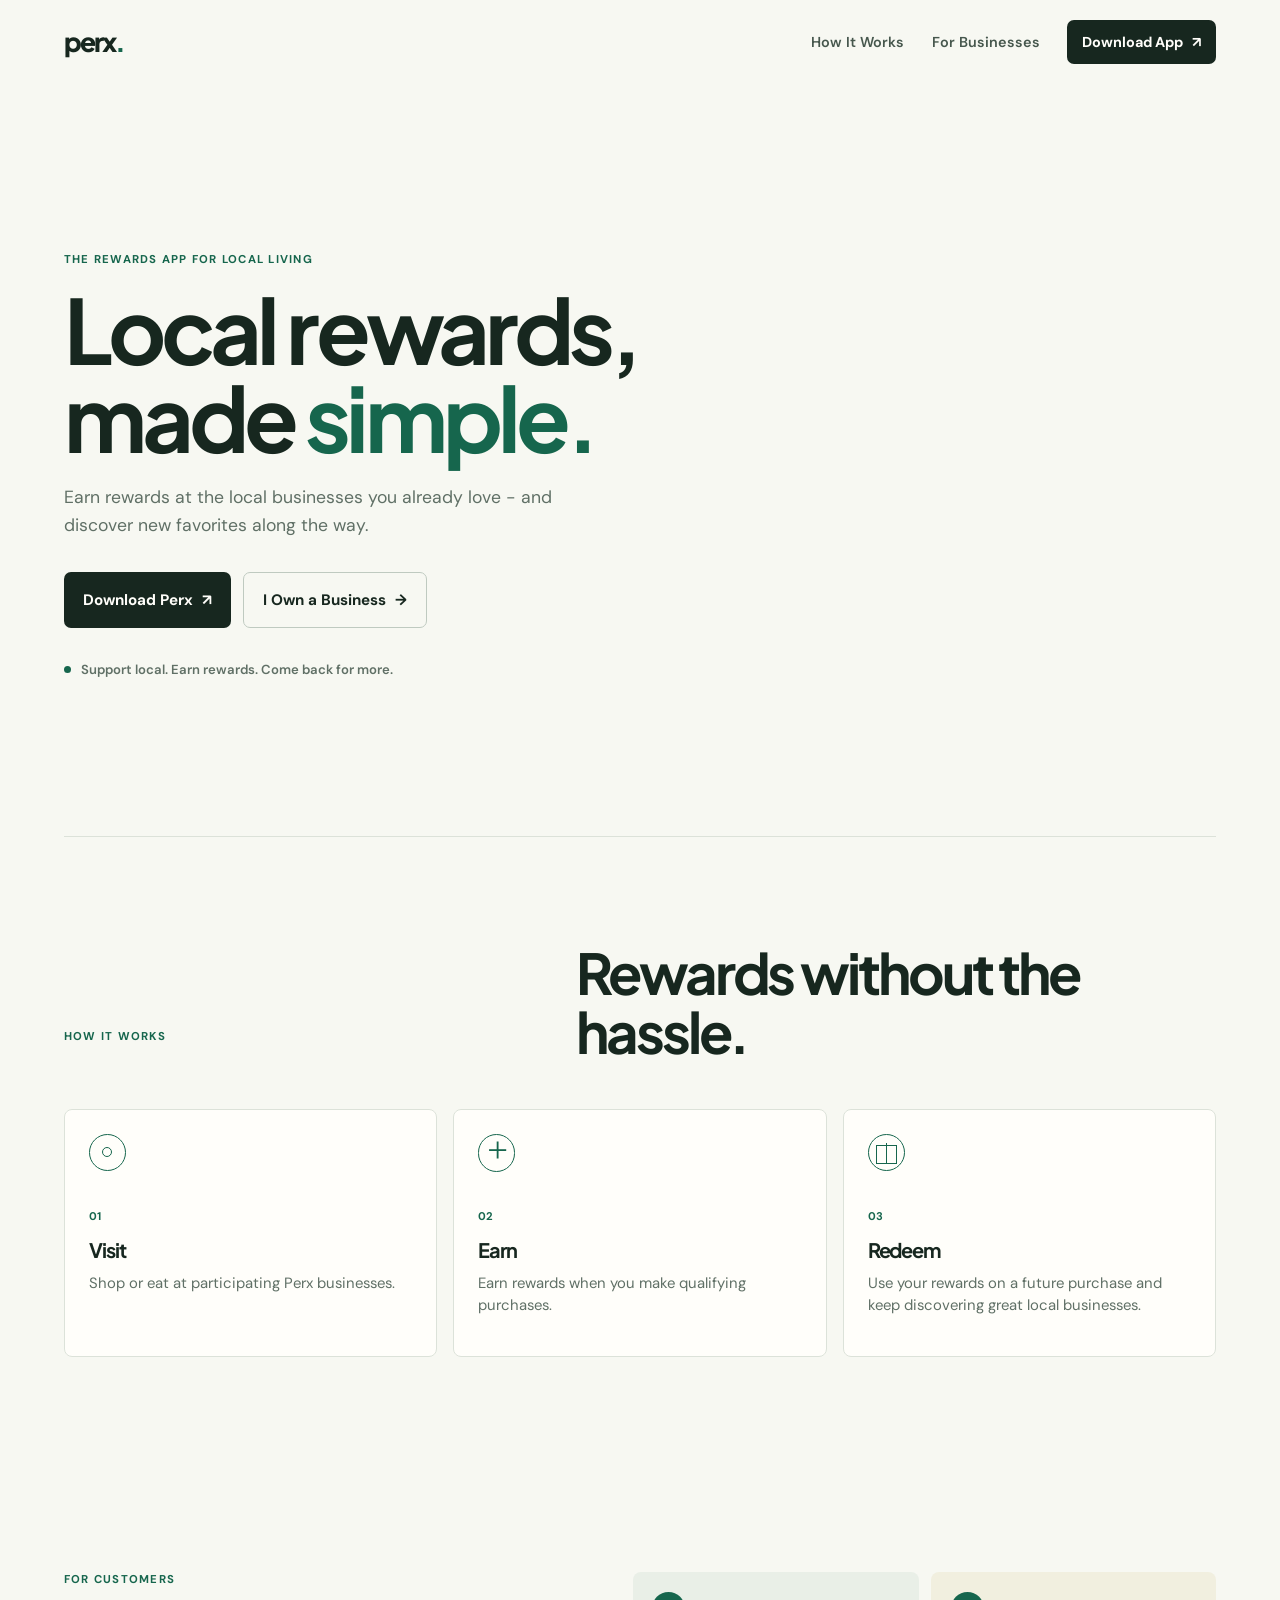
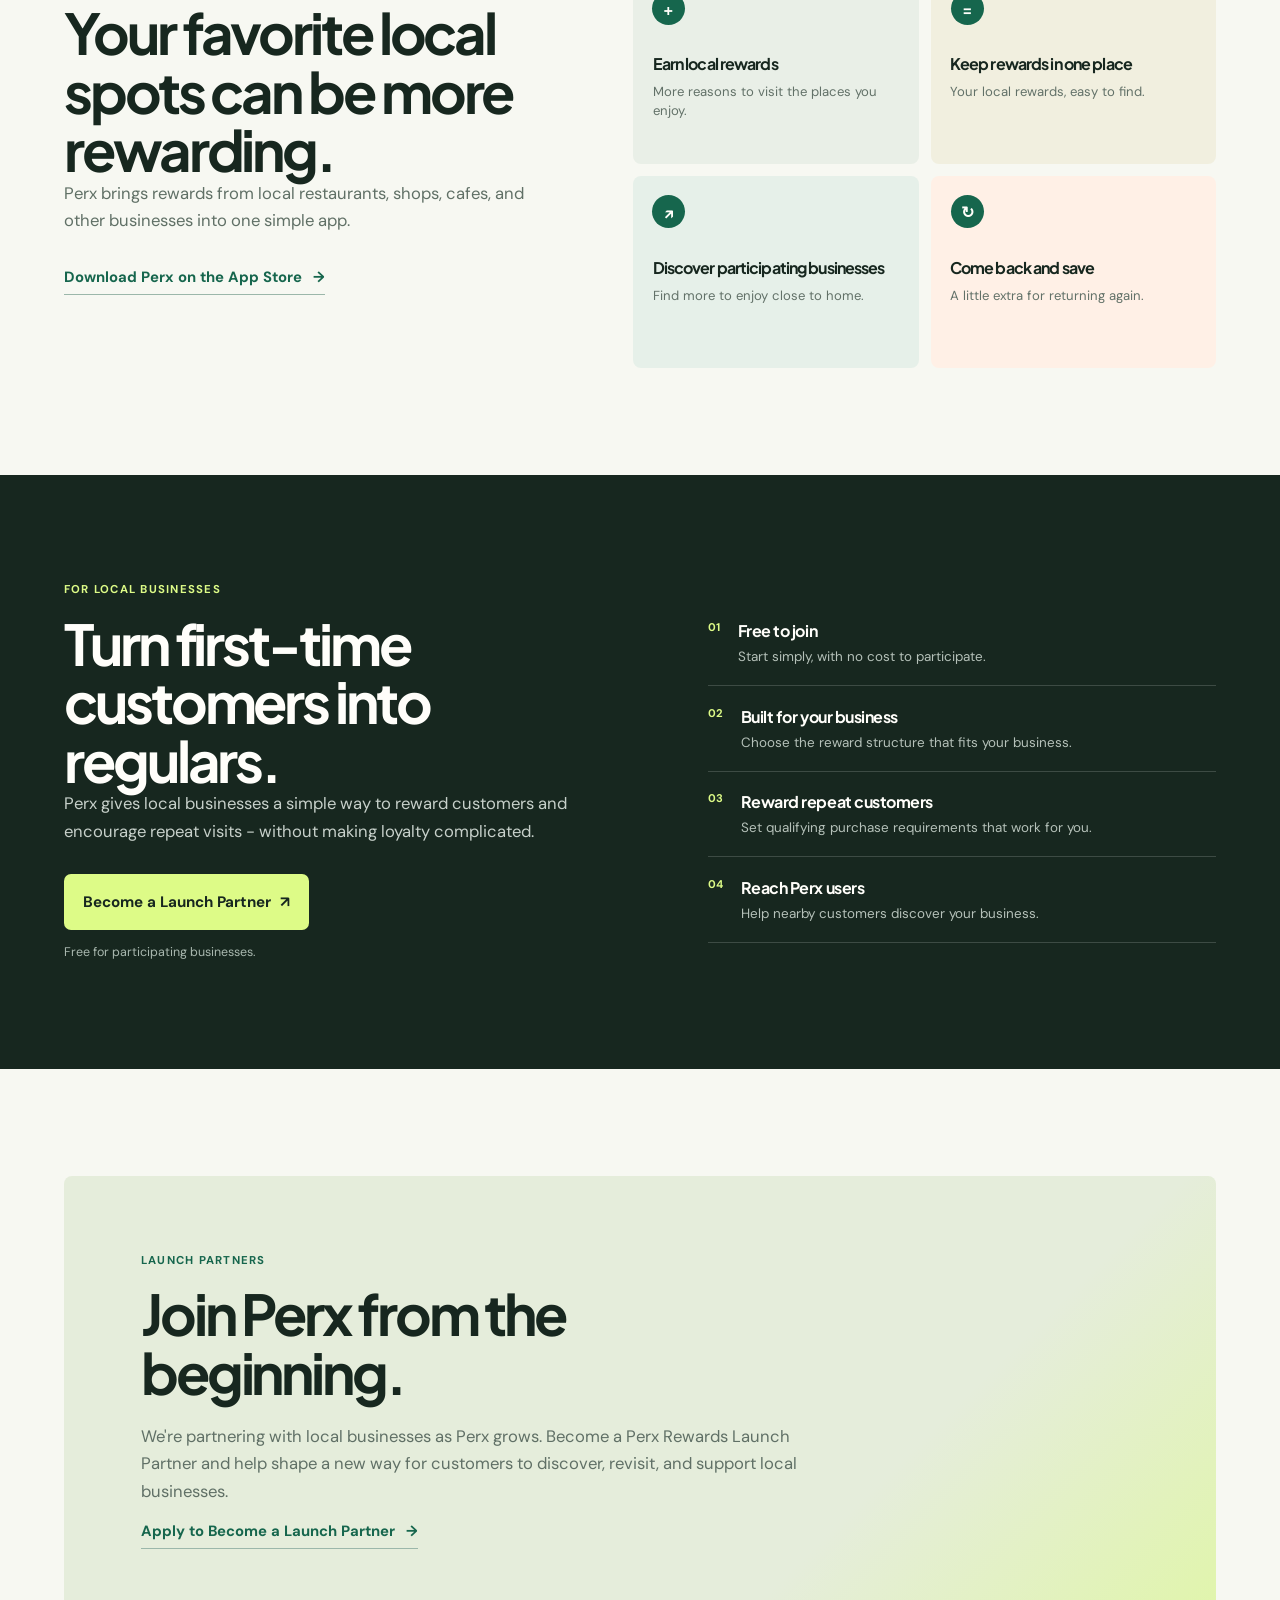
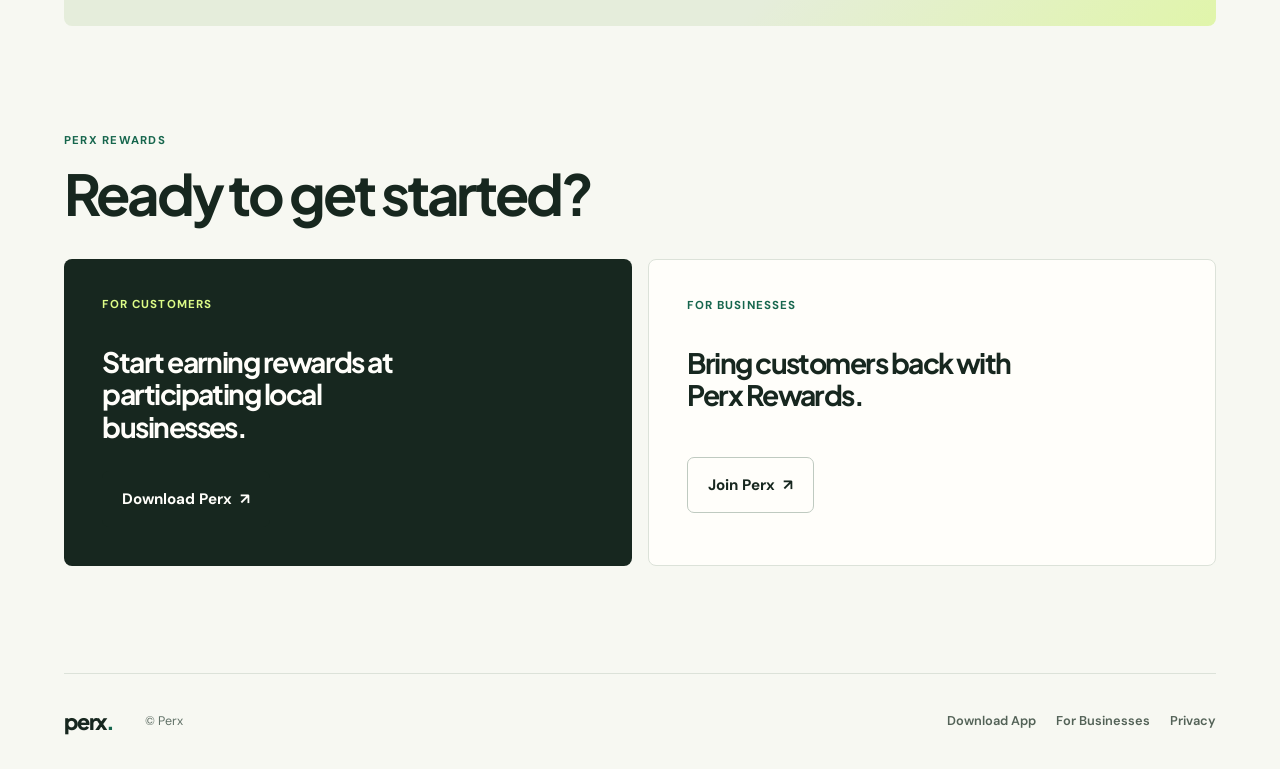
<file: index.html>
<!doctype html>
<html lang="en">
  <head>
    <meta charset="UTF-8" />
    <meta name="viewport" content="width=device-width, initial-scale=1.0, viewport-fit=cover" />
    <meta name="description" content="Perx makes it simple to earn rewards at participating local businesses." />
    <meta name="theme-color" content="#f7f8f2" />
    <link rel="canonical" href="https://joinperx.com/" />
    <link rel="preconnect" href="https://fonts.googleapis.com" />
    <link rel="preconnect" href="https://fonts.gstatic.com" crossorigin />
    <link href="https://fonts.googleapis.com/css2?family=DM+Sans:opsz,wght@9..40,400;9..40,500;9..40,600;9..40,700&family=Plus+Jakarta+Sans:wght@600;700;800&display=swap" rel="stylesheet" />
    <link rel="stylesheet" href="mystery.css?v=20260831-3" />
    <title>Perx Rewards | Local rewards, made simple.</title>
  </head>
  <body>
    <header class="site-header">
      <a class="brand" href="#top" aria-label="Perx home">perx<span>.</span></a>
      <nav class="site-nav" aria-label="Main navigation">
        <a href="#how-it-works">How It Works</a>
        <a href="#businesses">For Businesses</a>
        <a class="nav-download" href="https://apps.apple.com/us/app/perx-rewards/id6782730863">Download App <span aria-hidden="true">&#8599;</span></a>
      </nav>
    </header>
    <main id="top">
      <section class="hero section-shell" aria-labelledby="hero-title">
        <div class="hero-copy reveal"><p class="eyebrow">The rewards app for local living</p><h1 id="hero-title">Local rewards,<br />made <em>simple.</em></h1><p class="lede">Earn rewards at the local businesses you already love - and discover new favorites along the way.</p><div class="actions"><a class="button button-primary" href="https://apps.apple.com/us/app/perx-rewards/id6782730863">Download Perx <span aria-hidden="true">&#8599;</span></a><a class="button button-secondary" href="#businesses">I Own a Business <span aria-hidden="true">&#8594;</span></a></div><p class="trust-line"><span></span>Support local. Earn rewards. Come back for more.</p></div>
      </section>
      <section class="how section-shell" id="how-it-works" aria-labelledby="how-title"><div class="section-heading reveal"><p class="eyebrow">How it works</p><h2 id="how-title">Rewards without the hassle.</h2></div><div class="steps-grid"><article class="step reveal"><div class="step-icon icon-pin"></div><p class="step-number">01</p><h3>Visit</h3><p>Shop or eat at participating Perx businesses.</p></article><article class="step reveal reveal-late"><div class="step-icon icon-spark"></div><p class="step-number">02</p><h3>Earn</h3><p>Earn rewards when you make qualifying purchases.</p></article><article class="step reveal reveal-later"><div class="step-icon icon-gift"></div><p class="step-number">03</p><h3>Redeem</h3><p>Use your rewards on a future purchase and keep discovering great local businesses.</p></article></div></section>
      <section class="customers section-shell" aria-labelledby="customers-title"><div class="customers-intro reveal"><p class="eyebrow">For customers</p><h2 id="customers-title">Your favorite local spots can be more rewarding.</h2><p>Perx brings rewards from local restaurants, shops, cafes, and other businesses into one simple app.</p><a class="text-link" href="https://apps.apple.com/us/app/perx-rewards/id6782730863">Download Perx on the App Store <span aria-hidden="true">&#8594;</span></a></div><div class="benefit-grid"><article class="benefit reveal"><span class="benefit-mark">+</span><h3>Earn local rewards</h3><p>More reasons to visit the places you enjoy.</p></article><article class="benefit reveal reveal-late"><span class="benefit-mark">=</span><h3>Keep rewards in one place</h3><p>Your local rewards, easy to find.</p></article><article class="benefit reveal reveal-later"><span class="benefit-mark">&#8599;</span><h3>Discover participating businesses</h3><p>Find more to enjoy close to home.</p></article><article class="benefit reveal"><span class="benefit-mark">&#8635;</span><h3>Come back and save</h3><p>A little extra for returning again.</p></article></div></section>
      <section class="businesses" id="businesses" aria-labelledby="business-title"><div class="business-inner section-shell"><div class="business-copy reveal"><p class="eyebrow">For local businesses</p><h2 id="business-title">Turn first-time customers into regulars.</h2><p>Perx gives local businesses a simple way to reward customers and encourage repeat visits - without making loyalty complicated.</p><a class="button button-light" href="https://docs.google.com/forms/d/e/1FAIpQLSeMZEO2yqcJX8Rzijco3AoRl3LUESQMz_-my8BXgMxwQAD9Kw/viewform?usp=dialog">Become a Launch Partner <span aria-hidden="true">&#8599;</span></a><small>Free for participating businesses.</small></div><div class="business-list reveal reveal-late"><div><b>01</b><span><strong>Free to join</strong><small>Start simply, with no cost to participate.</small></span></div><div><b>02</b><span><strong>Built for your business</strong><small>Choose the reward structure that fits your business.</small></span></div><div><b>03</b><span><strong>Reward repeat customers</strong><small>Set qualifying purchase requirements that work for you.</small></span></div><div><b>04</b><span><strong>Reach Perx users</strong><small>Help nearby customers discover your business.</small></span></div></div></div></section>
      <section class="launch section-shell" aria-labelledby="launch-title"><div class="launch-card reveal"><p class="eyebrow">Launch partners</p><h2 id="launch-title">Join Perx from the beginning.</h2><p>We're partnering with local businesses as Perx grows. Become a Perx Rewards Launch Partner and help shape a new way for customers to discover, revisit, and support local businesses.</p><a class="text-link" href="https://docs.google.com/forms/d/e/1FAIpQLSeMZEO2yqcJX8Rzijco3AoRl3LUESQMz_-my8BXgMxwQAD9Kw/viewform?usp=dialog">Apply to Become a Launch Partner <span aria-hidden="true">&#8594;</span></a></div></section>
      <section class="final section-shell" aria-labelledby="final-title"><div class="final-heading"><p class="eyebrow">Perx rewards</p><h2 id="final-title">Ready to get started?</h2></div><div class="final-grid"><article class="final-option customer-option"><p>For customers</p><h3>Start earning rewards at participating local businesses.</h3><a class="button button-primary" href="https://apps.apple.com/us/app/perx-rewards/id6782730863">Download Perx <span aria-hidden="true">&#8599;</span></a></article><article class="final-option business-option"><p>For businesses</p><h3>Bring customers back with Perx Rewards.</h3><a class="button button-secondary" href="https://docs.google.com/forms/d/e/1FAIpQLSeMZEO2yqcJX8Rzijco3AoRl3LUESQMz_-my8BXgMxwQAD9Kw/viewform?usp=dialog">Join Perx <span aria-hidden="true">&#8599;</span></a></article></div></section>
    </main>
    <footer class="site-footer section-shell"><a class="brand" href="#top">perx<span>.</span></a><p>&copy; Perx</p><div><a href="https://apps.apple.com/us/app/perx-rewards/id6782730863">Download App</a><a href="https://docs.google.com/forms/d/e/1FAIpQLSeMZEO2yqcJX8Rzijco3AoRl3LUESQMz_-my8BXgMxwQAD9Kw/viewform?usp=dialog">For Businesses</a><a href="privacy-policy.html">Privacy</a></div></footer>
  </body>
</html>
</file>
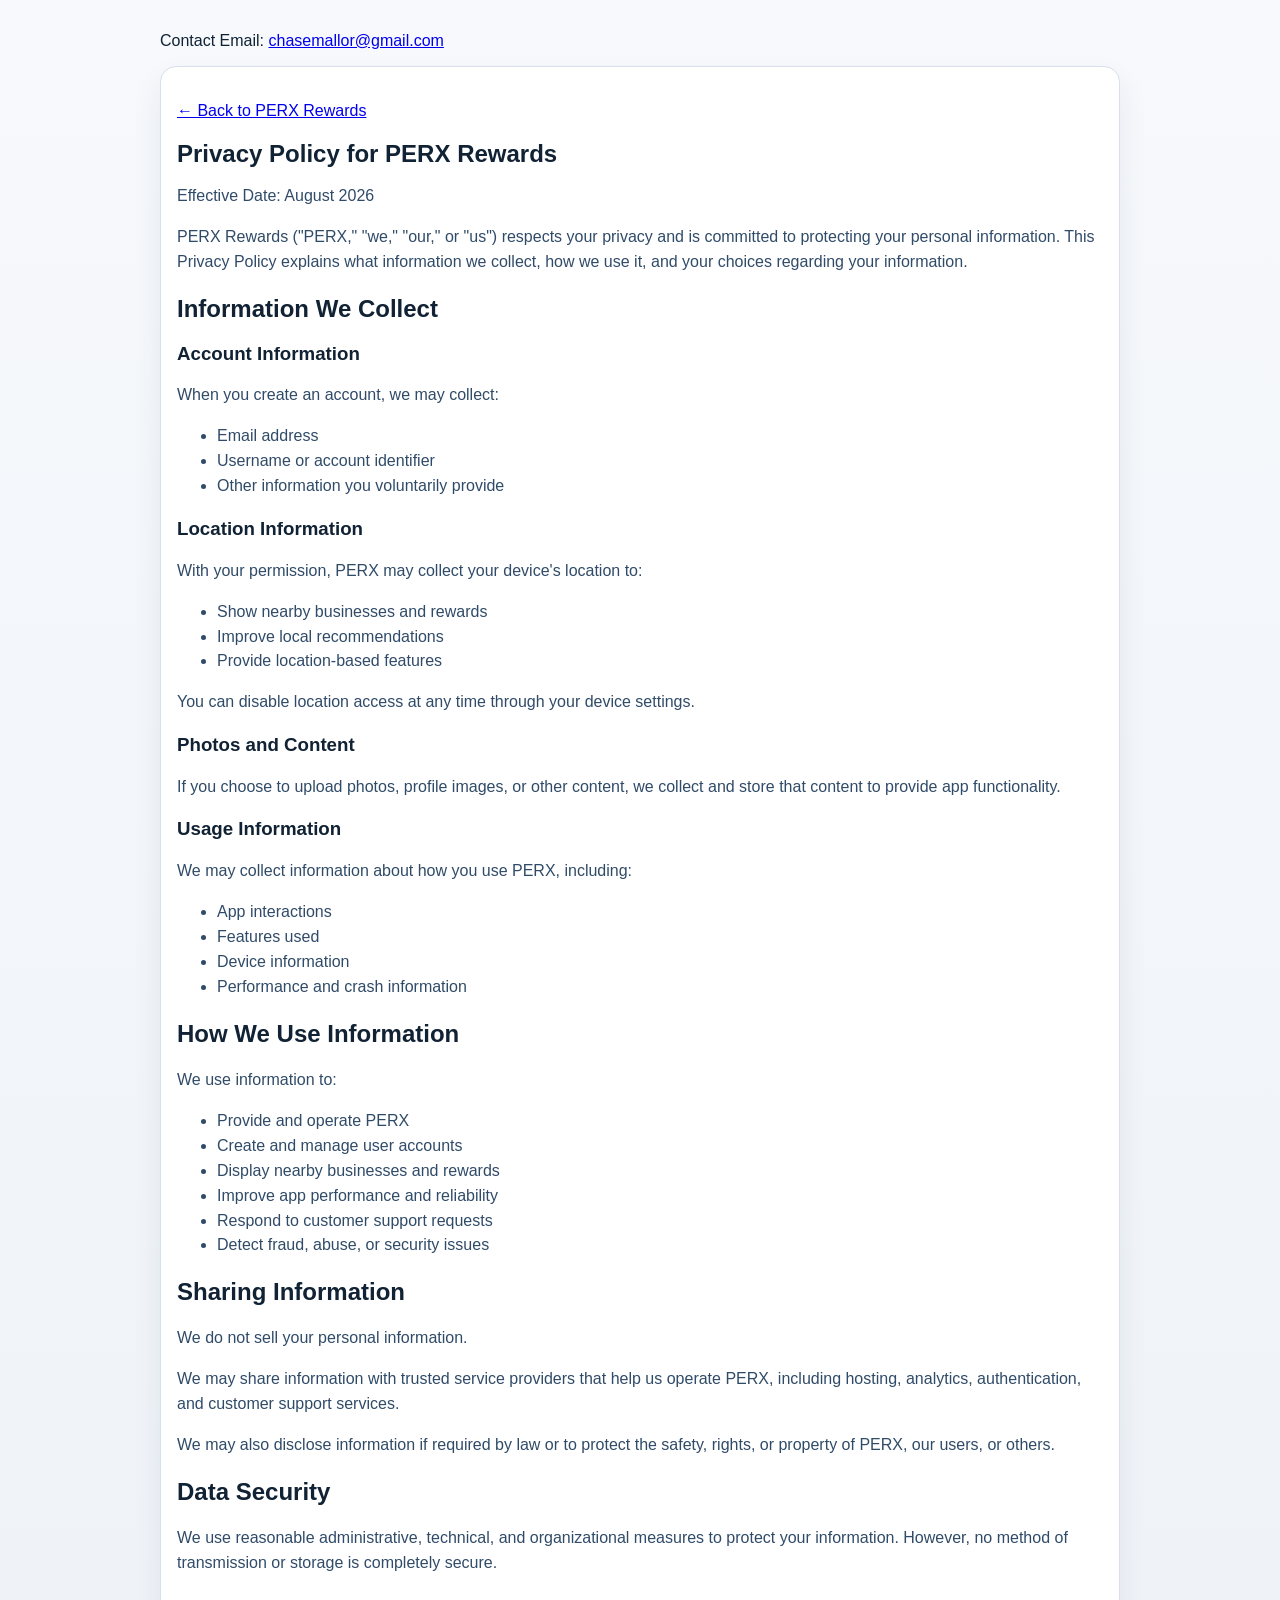
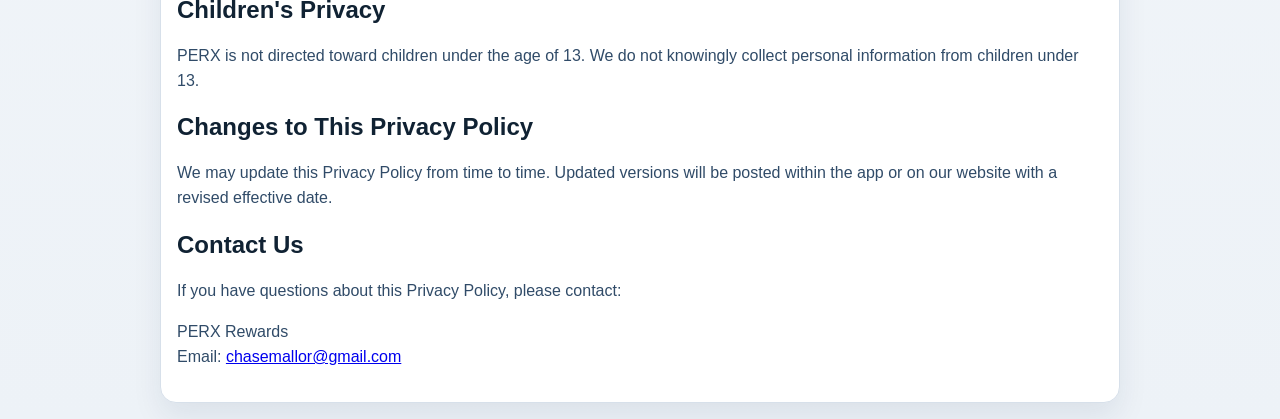
<file: privacy-policy.html>
<!doctype html>
<html lang="en">
  <head>
    <meta charset="UTF-8" />
    <meta name="viewport" content="width=device-width, initial-scale=1.0, viewport-fit=cover" />
    <title>Privacy Policy | PERX Rewards</title>
    <meta name="description" content="Read the PERX Rewards Privacy Policy, including what information we collect, how we use it, and your choices." />
    <meta name="robots" content="index, follow" />
    <link rel="canonical" href="https://joinperx.com/privacy-policy.html" />
    <link rel="preconnect" href="https://fonts.googleapis.com" />
    <link rel="preconnect" href="https://fonts.gstatic.com" crossorigin />
    <link
      href="https://fonts.googleapis.com/css2?family=Manrope:wght@400;500;600;700;800&family=Sora:wght@600;700;800&display=swap"
      rel="stylesheet"
    />
    <link rel="stylesheet" href="styles.css?v=20260702-2" />
  </head>
  <body class="policy-page">
    <div class="noise" aria-hidden="true"></div>
    <div class="orb orb-a" aria-hidden="true"></div>
    <div class="orb orb-b" aria-hidden="true"></div>

    <main class="policy-shell">
      <p class="contact-email-banner" role="note">
        Contact Email:
        <a href="mailto:chasemallor@gmail.com">chasemallor@gmail.com</a>
      </p>
      <article class="policy-card" aria-labelledby="privacy-title">
        <p class="policy-nav"><a href="index.html">← Back to PERX Rewards</a></p>
        <h1 id="privacy-title" class="policy-title">Privacy Policy for PERX Rewards</h1>
        <p class="policy-effective">Effective Date: August 2026</p>

        <p>
          PERX Rewards ("PERX," "we," "our," or "us") respects your privacy and is committed to protecting your
          personal information. This Privacy Policy explains what information we collect, how we use it, and your
          choices regarding your information.
        </p>

        <h2>Information We Collect</h2>

        <h3>Account Information</h3>
        <p>When you create an account, we may collect:</p>
        <ul>
          <li>Email address</li>
          <li>Username or account identifier</li>
          <li>Other information you voluntarily provide</li>
        </ul>

        <h3>Location Information</h3>
        <p>With your permission, PERX may collect your device's location to:</p>
        <ul>
          <li>Show nearby businesses and rewards</li>
          <li>Improve local recommendations</li>
          <li>Provide location-based features</li>
        </ul>
        <p>You can disable location access at any time through your device settings.</p>

        <h3>Photos and Content</h3>
        <p>
          If you choose to upload photos, profile images, or other content, we collect and store that content to provide
          app functionality.
        </p>

        <h3>Usage Information</h3>
        <p>We may collect information about how you use PERX, including:</p>
        <ul>
          <li>App interactions</li>
          <li>Features used</li>
          <li>Device information</li>
          <li>Performance and crash information</li>
        </ul>

        <h2>How We Use Information</h2>
        <p>We use information to:</p>
        <ul>
          <li>Provide and operate PERX</li>
          <li>Create and manage user accounts</li>
          <li>Display nearby businesses and rewards</li>
          <li>Improve app performance and reliability</li>
          <li>Respond to customer support requests</li>
          <li>Detect fraud, abuse, or security issues</li>
        </ul>

        <h2>Sharing Information</h2>
        <p>We do not sell your personal information.</p>
        <p>
          We may share information with trusted service providers that help us operate PERX, including hosting,
          analytics, authentication, and customer support services.
        </p>
        <p>
          We may also disclose information if required by law or to protect the safety, rights, or property of PERX,
          our users, or others.
        </p>

        <h2>Data Security</h2>
        <p>
          We use reasonable administrative, technical, and organizational measures to protect your information. However,
          no method of transmission or storage is completely secure.
        </p>

        <h2>Children's Privacy</h2>
        <p>
          PERX is not directed toward children under the age of 13. We do not knowingly collect personal information
          from children under 13.
        </p>

        <h2>Changes to This Privacy Policy</h2>
        <p>
          We may update this Privacy Policy from time to time. Updated versions will be posted within the app or on our
          website with a revised effective date.
        </p>

        <h2>Contact Us</h2>
        <p>If you have questions about this Privacy Policy, please contact:</p>
        <p>
          PERX Rewards<br />
          Email: <a href="mailto:chasemallor@gmail.com">chasemallor@gmail.com</a>
        </p>
      </article>
    </main>
  </body>
</html>
</file>
<file: mystery.css>
:root{--ink:#17271f;--muted:#607066;--paper:#f7f8f2;--white:#fffefa;--green:#16664d;--lime:#ddfb87;--line:#dce2d9;--peach:#fff0e6}*{box-sizing:border-box}html{scroll-behavior:smooth}body{margin:0;color:var(--ink);background:var(--paper);font:16px/1.45 "DM Sans",sans-serif}a{color:inherit;text-decoration:none}.section-shell{width:min(100% - 2.5rem,72rem);margin-inline:auto}.site-header{width:min(100% - 2.5rem,72rem);min-height:5.25rem;margin:auto;display:flex;align-items:center;justify-content:space-between;gap:1rem}.brand,h1,h2,h3{font-family:"Plus Jakarta Sans",sans-serif;letter-spacing:-.055em}.brand{font-weight:800;font-size:1.65rem;letter-spacing:-.08em}.brand span,em{color:var(--green);font-style:normal}.site-nav{display:flex;align-items:center;gap:1.7rem;font-size:.9rem;font-weight:600}.site-nav>a:not(.nav-download){color:#46574d}.nav-download,.button{display:inline-flex;align-items:center;justify-content:center;gap:.55rem;font-weight:700;transition:transform .2s ease,box-shadow .2s ease,background .2s ease}.nav-download{min-height:2.8rem;padding:0 .95rem;color:var(--white);background:var(--ink);border-radius:7px}.nav-download:hover,.button:hover{transform:translateY(-2px);box-shadow:0 10px 18px rgba(23,39,31,.13)}.hero{min-height:min(47rem,calc(100svh - 5.25rem));padding:5.7rem 0 5rem;display:grid;grid-template-columns:1fr .82fr;align-items:center;gap:4rem;overflow:hidden}.eyebrow{margin:0 0 1rem;color:var(--green);font-size:.71rem;font-weight:700;letter-spacing:.11em;text-transform:uppercase}h1,h2,h3,p{margin-top:0}h1{max-width:47rem;margin-bottom:1.5rem;font-size:clamp(3.35rem,7vw,6.35rem);line-height:.98}.lede{max-width:32rem;margin-bottom:2rem;color:var(--muted);font-size:1.1rem;line-height:1.58}.actions{display:flex;flex-wrap:wrap;gap:.75rem}.button{min-height:3.5rem;padding:0 1.2rem;border-radius:7px;font-size:.95rem}.button-primary{background:var(--ink);color:var(--white)}.button-secondary{border:1px solid #bfcac0;background:transparent}.trust-line{display:flex;align-items:center;gap:.6rem;margin:2rem 0 0;color:#607066;font-size:.82rem;font-weight:600}.trust-line span{width:.45rem;height:.45rem;border-radius:50%;background:var(--green)}.phone-stage{position:relative;min-height:31rem;display:grid;place-items:center}.phone{position:relative;z-index:2;width:min(16rem,70vw);aspect-ratio:.48;padding:.55rem;border:5px solid #202c25;border-radius:2.35rem;background:#202c25;box-shadow:0 2rem 3.5rem rgba(20,48,35,.24);transform:rotate(5deg)}.phone-screen{height:100%;padding:1.4rem .95rem .7rem;overflow:hidden;border-radius:1.68rem;background:#fafcf5}.phone-top{display:flex;align-items:center;justify-content:space-between;margin-bottom:2.3rem;font-family:"Plus Jakarta Sans",sans-serif;font-size:1.12rem;letter-spacing:-.08em}.phone-top span{color:var(--green)}.phone-top i{width:1.2rem;height:1.2rem;border-radius:50%;background:#d5dcd4}.phone-greeting,.nearby-label{margin-bottom:.3rem;color:#718077;font-size:.54rem;font-weight:700;letter-spacing:.09em;text-transform:uppercase}.phone-screen h2{margin-bottom:1rem;font-size:1.25rem}.reward-card{padding:.85rem;border-radius:.8rem;color:#f9fbf4;background:var(--green)}.reward-card p{margin-bottom:.65rem;font-size:.47rem;letter-spacing:.08em}.reward-card strong{display:block;margin-bottom:.9rem;font-size:1.1rem;letter-spacing:-.05em}.reward-card span{font-size:.47rem;opacity:.85}.reward-progress{display:flex;gap:.35rem;margin-bottom:.55rem}.reward-progress b{width:.68rem;height:.68rem;border-radius:50%;background:#dff980}.reward-progress b:last-child{background:rgba(255,255,255,.3)}.nearby-label{margin-top:1.15rem}.place{display:flex;align-items:center;gap:.55rem;padding:.6rem 0;border-bottom:1px solid #e3e8e0}.place b{display:grid;width:1.7rem;aspect-ratio:1;place-items:center;border-radius:.45rem;background:#f5c987;font-size:.75rem}.place b.pink{background:#efb9a5}.place span{display:grid;gap:.08rem;flex:1}.place strong{font-size:.62rem;letter-spacing:-.03em}.place small{color:#7e897f;font-size:.49rem}.place i{font-style:normal;font-size:.75rem}.phone-nav{display:flex;justify-content:space-between;margin-top:1.1rem;color:#8c978e;font-size:.48rem}.phone-nav span:first-child{color:var(--green);font-weight:700}.orbit{position:absolute;width:23rem;aspect-ratio:1;border:1px solid #d5ded4;border-radius:50%}.orbit-one{transform:translate(1.2rem,-.5rem)}.orbit-two{width:17rem;border-color:#e4e9e0;transform:translate(-2rem,2rem)}.floating-note{position:absolute;z-index:3;right:0;bottom:3rem;display:flex;align-items:center;gap:.6rem;padding:.7rem .85rem;border:1px solid #d7dfd5;border-radius:6px;background:var(--white);box-shadow:0 12px 25px rgba(38,55,43,.1);font-size:.72rem;font-weight:700}.floating-note b{display:grid;width:1.3rem;aspect-ratio:1;place-items:center;border-radius:50%;color:var(--white);background:var(--green)}.how{padding:6.7rem 0;border-top:1px solid var(--line)}.section-heading{display:flex;justify-content:space-between;align-items:end;margin-bottom:3rem}.section-heading h2,.customers h2,.businesses h2,.launch h2,.final h2{max-width:40rem;margin:0;font-size:clamp(2.25rem,4.4vw,4rem);line-height:1.04}.steps-grid{display:grid;grid-template-columns:repeat(3,1fr);gap:1rem}.step{min-height:15.5rem;padding:1.5rem;border:1px solid var(--line);border-radius:8px;background:var(--white)}.step-icon{width:2.35rem;height:2.35rem;margin-bottom:2.25rem;border:1.5px solid var(--green);border-radius:50%;position:relative}.icon-pin:after{content:"";position:absolute;width:.5rem;height:.5rem;border:1.5px solid var(--green);border-radius:50%;inset:.75rem}.icon-spark:before{content:"+";position:absolute;left:.55rem;top:-.1rem;font:2.3rem/.9 serif;color:var(--green)}.icon-gift:before{content:"";position:absolute;inset:.65rem .45rem .4rem;border:1.5px solid var(--green)}.icon-gift:after{content:"";position:absolute;height:1.25rem;left:1.1rem;top:.55rem;border-left:1.5px solid var(--green)}.step-number{color:var(--green);font-size:.7rem;font-weight:700}.step h3{margin-bottom:.55rem;font-size:1.25rem}.step p:last-child{color:var(--muted);font-size:.93rem}.customers{display:grid;grid-template-columns:.84fr 1fr;gap:5rem;padding:6.7rem 0}.customers-intro>p:not(.eyebrow),.business-copy>p:not(.eyebrow),.launch-card>p:not(.eyebrow){color:var(--muted);font-size:1.04rem;line-height:1.65}.text-link{display:inline-flex;gap:.7rem;margin-top:1rem;color:var(--green);border-bottom:1px solid #9bb7aa;padding-bottom:.3rem;font-size:.93rem;font-weight:700}.benefit-grid{display:grid;grid-template-columns:repeat(2,1fr);gap:.75rem}.benefit{min-height:12rem;padding:1.2rem;border-radius:8px;background:#e9efe7}.benefit:nth-child(2){background:#f1efdf}.benefit:nth-child(3){background:#e6f0e9}.benefit:nth-child(4){background:var(--peach)}.benefit-mark{display:grid;width:2.1rem;aspect-ratio:1;place-items:center;margin-bottom:1.7rem;border-radius:50%;color:var(--white);background:var(--green);font-family:"Plus Jakarta Sans";font-weight:700}.benefit h3{margin-bottom:.45rem;font-size:1rem}.benefit p{color:#627168;font-size:.82rem}.businesses{background:var(--ink);color:var(--white)}.business-inner{display:grid;grid-template-columns:1fr .9fr;gap:5rem;padding:6.7rem 0}.businesses .eyebrow{color:var(--lime)}.business-copy>p:not(.eyebrow){color:#c7d0ca}.button-light{margin-top:.75rem;background:var(--lime);color:var(--ink)}.business-copy small{display:block;margin-top:.85rem;color:#a9b8af;font-size:.78rem}.business-list{display:grid;align-content:center}.business-list>div{display:flex;gap:1.1rem;padding:1.15rem 0;border-bottom:1px solid rgba(235,242,236,.18)}.business-list b{color:var(--lime);font-size:.7rem}.business-list span{display:grid;gap:.32rem}.business-list strong{font-family:"Plus Jakarta Sans";font-size:1rem;letter-spacing:-.03em}.business-list small{color:#b5c1b9;font-size:.84rem}.launch{padding:6.7rem 0}.launch-card{padding:clamp(2rem,6vw,5rem);border-radius:8px;background:#e5eddb;background-image:linear-gradient(135deg,transparent 70%,rgba(221,251,135,.58))}.launch-card h2{max-width:36rem}.launch-card>p:not(.eyebrow){max-width:43rem;margin:1.3rem 0 0}.final{padding:0 0 6.7rem}.final-heading{margin-bottom:2.2rem}.final-grid{display:grid;grid-template-columns:1fr 1fr;gap:1rem}.final-option{min-height:17rem;padding:clamp(1.5rem,3vw,2.5rem);border-radius:8px}.customer-option{background:var(--ink);color:var(--white)}.business-option{border:1px solid var(--line);background:var(--white)}.final-option>p{margin-bottom:2rem;color:var(--lime);font-size:.72rem;font-weight:700;text-transform:uppercase;letter-spacing:.1em}.business-option>p{color:var(--green)}.final-option h3{max-width:21rem;min-height:4.6rem;font-size:clamp(1.3rem,2.2vw,1.8rem);line-height:1.15}.business-option .button{margin-top:.5rem}.site-footer{display:flex;align-items:center;gap:2rem;padding:2rem 0;border-top:1px solid var(--line)}.site-footer .brand{font-size:1.35rem}.site-footer p{margin:0 auto 0 0;color:var(--muted);font-size:.78rem}.site-footer div{display:flex;gap:1.25rem;color:#536257;font-size:.8rem;font-weight:600}.reveal{animation:rise .65s both}.reveal-late{animation-delay:.12s}.reveal-later{animation-delay:.22s}@keyframes rise{from{opacity:0;transform:translateY(14px)}to{opacity:1;transform:translateY(0)}}@media(prefers-reduced-motion:reduce){*,*:before,*:after{animation-duration:.01ms!important;scroll-behavior:auto!important}}@media(max-width:760px){.section-shell,.site-header{width:min(100% - 2rem,38rem)}.site-header{min-height:4.6rem}.site-nav{gap:.9rem;font-size:.78rem}.site-nav>a:not(.nav-download){display:none}.nav-download{min-height:2.55rem;padding:0 .75rem}.hero{min-height:auto;grid-template-columns:1fr;gap:1rem;padding:3.4rem 0 4.5rem}.hero-copy{text-align:center}.lede{margin-inline:auto;font-size:1rem}.actions{justify-content:center}.trust-line{justify-content:center;font-size:.72rem}.phone-stage{min-height:25rem;margin-top:1rem}.phone{width:12.7rem}.phone-screen{padding-top:1rem}.phone-top{margin-bottom:1.45rem}.orbit{width:18rem}.orbit-two{width:13rem}.floating-note{right:2%;bottom:1.5rem}.how,.customers,.business-inner,.launch{padding-top:4.5rem;padding-bottom:4.5rem}.section-heading{display:block;margin-bottom:2rem}.steps-grid,.customers,.business-inner{grid-template-columns:1fr;gap:2rem}.step{min-height:0}.step-icon{margin-bottom:1.5rem}.customers{gap:2.5rem}.business-list{gap:0}.launch-card{padding:2rem 1.4rem}.final{padding-bottom:4.5rem}.final-grid{grid-template-columns:1fr}.final-option{min-height:0}.final-option h3{min-height:0}.site-footer{flex-wrap:wrap;gap:1rem}.site-footer p{margin-right:0}.site-footer div{width:100%;justify-content:space-between;gap:.5rem}.site-footer div a{font-size:.72rem}}
</file>
<file: styles.css>
:root {
  --ink: #102233;
  --ink-soft: #445a71;
  --line: #d7e0ea;
  --line-strong: #b3c2d1;
  --card: #ffffff;
  --brand: #0d5bd6;
  --brand-dark: #0a49ad;
  --success: #17784a;
  --danger: #b63030;
}

* {
  box-sizing: border-box;
}

html,
body {
  margin: 0;
  min-height: 100%;
}

body {
  font-family: "Outfit", "Segoe UI", sans-serif;
  color: var(--ink);
  background:
    radial-gradient(circle at 12% -5%, rgba(13, 91, 214, 0.14), transparent 30%),
    radial-gradient(circle at 100% 20%, rgba(65, 144, 252, 0.12), transparent 32%),
    linear-gradient(180deg, #f9fbfd, #f2f5f8);
  overflow-x: hidden;
  text-rendering: optimizeLegibility;
}

.glow {
  position: fixed;
  pointer-events: none;
  z-index: -1;
  border-radius: 999px;
  filter: blur(90px);
}

.glow-a {
  width: 24rem;
  height: 24rem;
  top: -10rem;
  left: -8rem;
  background: rgba(66, 146, 255, 0.22);
}

.glow-b {
  width: 22rem;
  height: 22rem;
  bottom: -9rem;
  right: -8rem;
  background: rgba(13, 91, 214, 0.16);
}

.topbar {
  width: min(100%, 68rem);
  margin: 0 auto;
  padding: 1rem 1rem 0;
  display: flex;
  align-items: center;
  justify-content: space-between;
  gap: 1rem;
}

.logo {
  font-family: "Fraunces", serif;
  font-size: 1.45rem;
  font-weight: 700;
  color: #0f2f58;
  text-decoration: none;
}

.topnav {
  display: flex;
  align-items: center;
  gap: 0.8rem;
}

.topnav a {
  color: #27466a;
  text-decoration: none;
  font-weight: 600;
}

.page {
  width: min(100%, 72rem);
  margin: 0 auto;
  padding: 1.1rem 1rem 2.4rem;
  display: grid;
  gap: 1.6rem;
  justify-items: center;
}

.hero,
.how,
.panel,
.faq {
  width: min(100%, 72rem);
  border: 1px solid var(--line);
  border-radius: 1.4rem;
  background: linear-gradient(145deg, #ffffff, #f9fbfd);
  box-shadow: 0 20px 44px rgba(22, 45, 71, 0.1);
}

.hero,
.how,
.faq {
  padding: clamp(1rem, 2.4vw, 2rem);
}

.hero {
  max-width: 58rem;
  text-align: center;
}

.hero h1,
.how h2,
.panel h2,
.faq h2 {
  font-family: "Fraunces", serif;
  letter-spacing: -0.02em;
}

.eyebrow {
  margin: 0;
  text-transform: uppercase;
  letter-spacing: 0.12em;
  color: #3568a1;
  font-size: 0.75rem;
  font-weight: 700;
}

.hero h1 {
  margin: 0.45rem 0 0;
  font-size: clamp(2.1rem, 6vw, 3.6rem);
  line-height: 1.03;
}

.hero-copy {
  margin: 0.9rem auto 0;
  max-width: 48rem;
  color: #294662;
  line-height: 1.58;
  font-size: 1.06rem;
}

.hero-trust {
  margin: 0.85rem 0 0;
  color: #325f93;
  font-weight: 600;
}

.btn {
  border-radius: 999px;
  border: 1px solid var(--line-strong);
  font: inherit;
  font-weight: 700;
  padding: 0.78rem 1.1rem;
  cursor: pointer;
  transition: transform 150ms ease, box-shadow 150ms ease, opacity 150ms ease;
}

.btn:hover {
  transform: translateY(-1px);
  box-shadow: 0 10px 20px rgba(21, 56, 99, 0.15);
}

.btn:disabled {
  opacity: 0.7;
  cursor: not-allowed;
}

.mechanic,
.problem,
.aha,
.different,
.economics,
.benefits,
.final-cta {
  width: min(100%, 72rem);
  border: 1px solid var(--line);
  border-radius: 1.4rem;
  background: linear-gradient(145deg, #ffffff, #f9fbfd);
  box-shadow: 0 20px 44px rgba(22, 45, 71, 0.08);
  padding: clamp(1rem, 2.4vw, 2rem);
  text-align: center;
}

.mechanic-copy,
.problem-copy,
.different-footer,
.economics-note,
.economics-disclaimer,
.field-helper,
.form-caption,
.final-note {
  color: #4b6079;
  line-height: 1.6;
}

.mechanic-steps,
.problem-flow,
.aha-steps,
.card-grid {
  display: grid;
  gap: 0.8rem;
}

.mechanic-steps {
  grid-template-columns: repeat(4, minmax(0, 1fr));
  margin-top: 1.2rem;
}

.growth-pill,
.flow-step {
  border: 1px solid rgba(18, 62, 104, 0.12);
  border-radius: 999px;
  background: linear-gradient(180deg, #ffffff, #f4f8ff);
  color: #1d3d68;
  padding: 0.8rem 0.9rem;
  font-weight: 700;
}

.growth-pill.accent,
.preview-button {
  background: linear-gradient(110deg, var(--brand), #2e79e3);
  color: #fff;
  border-color: rgba(13, 91, 214, 0.28);
}

.mechanic-footnote {
  margin: 1rem 0 0;
  color: #58718b;
  font-size: 0.95rem;
}

.problem-flow {
  grid-template-columns: repeat(11, minmax(0, 1fr));
  align-items: center;
  margin-top: 1rem;
}

.flow-step {
  border-radius: 0.9rem;
  padding: 0.75rem 0.55rem;
  font-size: 0.7rem;
  line-height: 1.4;
}

.flow-arrow {
  color: #2d6fbe;
  font-size: 1rem;
  font-weight: 800;
}

.aha-card,
.economics-card,
.preview-card,
.offer-summary {
  border: 1px solid rgba(18, 62, 104, 0.12);
  border-radius: 1rem;
  background: linear-gradient(180deg, #ffffff, #f7faff);
  box-shadow: 0 10px 24px rgba(20, 41, 64, 0.05);
}

.aha-card {
  margin-top: 1.2rem;
  padding: 1rem;
  text-align: left;
}

.aha-card h3 {
  margin: 0 0 0.5rem;
}

.aha-steps {
  grid-template-columns: repeat(4, minmax(0, 1fr));
  margin-top: 0.8rem;
}

.aha-steps span {
  display: block;
  padding: 0.75rem;
  border-radius: 0.75rem;
  background: rgba(13, 91, 214, 0.05);
  border: 1px solid rgba(13, 91, 214, 0.08);
  text-align: center;
  font-weight: 700;
  color: #1f426d;
}

.aha-cta {
  margin: 1rem 0 0;
  font-weight: 800;
  color: #1d3d68;
}

.aha-note {
  margin: 0.75rem 0 0;
  color: #4d6278;
  line-height: 1.6;
}

.card-grid {
  grid-template-columns: repeat(3, minmax(0, 1fr));
  margin-top: 1rem;
}

.mini-card {
  border: 1px solid rgba(18, 62, 104, 0.12);
  border-radius: 1rem;
  background: #fff;
  padding: 1rem;
  text-align: left;
}

.mini-card h3 {
  margin: 0;
  font-size: 1.08rem;
}

.mini-card p {
  margin: 0.5rem 0 0;
  color: #4d6278;
  line-height: 1.55;
}

.economics-card {
  margin-top: 1rem;
  padding: 0.6rem 0;
}

.economics-row {
  display: flex;
  align-items: center;
  justify-content: space-between;
  gap: 1rem;
  padding: 0.8rem 1rem;
  border-bottom: 1px solid rgba(18, 62, 104, 0.08);
  color: #325071;
}

.economics-row:last-child {
  border-bottom: none;
}

.economics-row.total {
  font-size: 1.05rem;
  font-weight: 800;
  color: #102233;
}

.economics-note,
.economics-disclaimer {
  margin: 0.85rem 0 0;
}

.economics-disclaimer {
  font-size: 0.88rem;
}

.cta-row {
  margin-top: 1.2rem;
}

.field-group {
  margin-top: 1rem;
}

.field-group h3 {
  margin: 0 0 0.75rem;
  font-size: 1.1rem;
  color: #122b45;
}

.section-copy {
  margin: 0 0 0.9rem;
  color: #4d6278;
  line-height: 1.5;
}

.preview-card {
  padding: 1rem;
  margin-top: 0.8rem;
  text-align: left;
}

.preview-card h4 {
  margin: 0;
  font-size: 1.2rem;
}

.preview-price {
  margin: 0.8rem 0 0;
  font-size: 1.25rem;
  font-weight: 800;
  color: #103c75;
}

.preview-card p {
  margin: 0.45rem 0 0;
  color: #496783;
}

.preview-button {
  display: inline-flex;
  align-items: center;
  justify-content: center;
  margin-top: 0.8rem;
  padding: 0.7rem 1rem;
  border-radius: 999px;
  font-weight: 700;
}

.offer-summary {
  margin-top: 1rem;
  padding: 1rem;
  text-align: left;
}

.summary-label {
  color: #3568a1;
  text-transform: uppercase;
  letter-spacing: 0.08em;
  font-size: 0.72rem;
  font-weight: 800;
}

.offer-summary h3 {
  margin: 0.4rem 0 0.5rem;
  font-size: 1.2rem;
}

.offer-summary p {
  margin: 0.4rem 0 0;
  color: #375775;
}

.form-caption {
  margin: 0.9rem 0 0;
  font-weight: 700;
  color: #2e5d8e;
}

.field-helper {
  margin: 0.2rem 0 0;
  font-size: 0.85rem;
}

.final-cta {
  max-width: 58rem;
  text-align: center;
  padding: 1.3rem 1rem 1.5rem;
}

.final-note {
  margin: 0.7rem 0 0;
  font-weight: 600;
}

.btn-primary {
  background: linear-gradient(110deg, var(--brand), #2e79e3);
  color: #ffffff;
  border-color: rgba(13, 91, 214, 0.38);
}

.btn-secondary {
  background: #ffffff;
  color: #24466d;
}

.btn-large {
  margin-top: 1rem;
  padding: 0.92rem 1.4rem;
  min-height: 3rem;
}

@media (max-width: 820px) {
  .mechanic-steps,
  .problem-flow,
  .aha-steps,
  .card-grid {
    grid-template-columns: 1fr;
  }

  .problem-flow {
    gap: 0.4rem;
  }

  .flow-arrow {
    display: none;
  }

  .topnav a {
    display: none;
  }

  .how-grid,
  .fields.two-col {
    grid-template-columns: 1fr;
  }
}

@media (max-width: 560px) {
  .topbar {
    padding: max(0.8rem, env(safe-area-inset-top)) 0.72rem 0;
  }

  .page {
    padding: 0.8rem 0.72rem max(1.1rem, env(safe-area-inset-bottom));
  }

  .hero,
  .how,
  .faq,
  .panel,
  .mechanic,
  .problem,
  .aha,
  .different,
  .economics,
  .benefits,
  .final-cta {
    border-radius: 1rem;
    padding: 0.95rem 0.86rem;
  }

  .btn,
  .btn-large {
    width: 100%;
  }

  .email-actions {
    flex-direction: column;
  }
}

.site-footer {
  width: min(100%, 72rem);
  margin: 0 auto 2rem;
  padding: 0 1rem;
}

.footer-inner {
  display: flex;
  align-items: center;
  justify-content: space-between;
  gap: 1rem;
  border: 1px solid var(--line);
  border-radius: 1.1rem;
  background: rgba(255, 255, 255, 0.72);
  backdrop-filter: blur(10px);
  box-shadow: 0 12px 28px rgba(21, 50, 79, 0.06);
  padding: 0.9rem 1rem;
}

.footer-brand {
  font-family: "Fraunces", serif;
  font-size: 1.2rem;
  font-weight: 700;
  color: #102b48;
}

.footer-links {
  display: flex;
  align-items: center;
  gap: 1rem;
  flex-wrap: wrap;
}

.footer-links a {
  color: #295684;
  font-weight: 600;
  text-decoration: none;
}

.how h2,
.faq h2,
.panel h2 {
  margin: 0;
  font-size: clamp(1.6rem, 4vw, 2.2rem);
}

.how {
  text-align: center;
  padding: clamp(1.2rem, 2.8vw, 2rem);
}

.section-heading {
  display: grid;
  gap: 0.5rem;
  justify-items: center;
}

.section-heading .eyebrow {
  margin: 0;
}

.how-grid {
  margin-top: 1.4rem;
  display: grid;
  grid-template-columns: repeat(3, minmax(0, 1fr));
  gap: 1rem;
  justify-items: center;
}

.how-card {
  width: 100%;
  max-width: 19rem;
  border: 1px solid rgba(20, 62, 102, 0.1);
  border-radius: 1.2rem;
  background: linear-gradient(180deg, #ffffff, #f5f8fd);
  padding: 1.2rem 1rem 1.1rem;
  text-align: center;
  box-shadow: 0 12px 28px rgba(23, 44, 66, 0.06);
  transition: transform 150ms ease, box-shadow 150ms ease, border-color 150ms ease;
}

.how-card:hover {
  transform: translateY(-3px);
  box-shadow: 0 16px 30px rgba(23, 44, 66, 0.1);
  border-color: rgba(13, 91, 214, 0.26);
}

.step-no {
  display: inline-flex;
  align-items: center;
  justify-content: center;
  min-width: 3.1rem;
  min-height: 2.1rem;
  margin: 0 auto 0.75rem;
  padding: 0.35rem 0.75rem;
  border-radius: 999px;
  background: linear-gradient(110deg, rgba(13, 91, 214, 0.12), rgba(46, 121, 227, 0.18));
  color: #0f4ca7;
  font-size: 0.78rem;
  font-weight: 800;
  letter-spacing: 0.08em;
}

.how-grid h3 {
  margin: 0;
  font-size: 1.18rem;
  color: #122b45;
}

.how-grid p {
  margin: 0.55rem 0 0;
  color: var(--ink-soft);
  line-height: 1.55;
}

.form-wrap {
  display: grid;
  width: min(100%, 52rem);
  margin: 0 auto;
}

.panel {
  padding: clamp(1rem, 2.4vw, 1.8rem);
  max-width: 52rem;
  margin: 0 auto;
}

.panel-subhead {
  margin: 0.4rem 0 1rem;
  color: #4d6278;
}

.fields {
  display: grid;
  gap: 0.8rem;
  margin-bottom: 0.8rem;
}

.fields.two-col {
  grid-template-columns: repeat(2, minmax(0, 1fr));
}

.fields.one-col {
  grid-template-columns: 1fr;
}

label {
  display: grid;
  gap: 0.35rem;
  color: #2f4b68;
  font-size: 0.93rem;
  font-weight: 600;
}

input,
select {
  width: 100%;
  border: 1px solid var(--line);
  border-radius: 0.82rem;
  min-height: 2.95rem;
  padding: 0.72rem 0.82rem;
  font: inherit;
  color: var(--ink);
  background: #ffffff;
  outline: none;
  transition: border-color 150ms ease, box-shadow 150ms ease;
}

input:focus,
select:focus {
  border-color: rgba(13, 91, 214, 0.55);
  box-shadow: 0 0 0 3px rgba(13, 91, 214, 0.13);
}

.offer-examples {
  margin: 0.1rem 0 0;
  color: #5b7088;
  font-size: 0.86rem;
}

.faq {
  max-width: 58rem;
  padding: 1.2rem 1.2rem 1.4rem;
  text-align: center;
}

.faq details {
  width: min(100%, 44rem);
  margin: 0.8rem auto 0;
  border: 1px solid var(--line);
  border-radius: 1rem;
  background: linear-gradient(180deg, #ffffff, #f5f8fc);
  padding: 1rem 1.1rem;
  text-align: left;
  transition: border-color 150ms ease, box-shadow 150ms ease;
}

.faq details[open] {
  box-shadow: 0 10px 24px rgba(27, 58, 92, 0.08);
}

.faq summary {
  list-style: none;
  cursor: pointer;
  font-weight: 700;
  color: #24486f;
  display: flex;
  align-items: center;
  justify-content: space-between;
  gap: 0.8rem;
}

.faq summary::-webkit-details-marker {
  display: none;
}

.faq summary::after {
  content: "+";
  font-size: 1.4rem;
  color: #2f6fbe;
  line-height: 1;
}

.faq details[open] summary::after {
  content: "–";
}

.confirm-box {
  margin-top: 0.2rem;
  display: flex;
  align-items: flex-start;
  gap: 0.6rem;
  font-size: 0.93rem;
  line-height: 1.45;
}

.confirm-box input {
  width: 1.05rem;
  height: 1.05rem;
  min-height: 1.05rem;
  margin-top: 0.2rem;
}

.confirm-note {
  margin: 0.5rem 0 0;
  color: #58718b;
  font-size: 0.86rem;
}

.legal-links {
  margin: 0.35rem 0 0.9rem;
  font-size: 0.86rem;
}

.legal-links a {
  color: #2668bc;
}

.field-error {
  min-height: 1rem;
  color: var(--danger);
  font-size: 0.8rem;
  font-weight: 600;
}

.form-feedback {
  margin: 0.8rem 0 0;
  min-height: 1.2rem;
  font-size: 0.9rem;
  font-weight: 600;
  color: #355170;
}

.form-feedback.error {
  color: var(--danger);
}

.form-feedback.success {
  color: var(--success);
}

.email-actions {
  margin-top: 0.8rem;
  display: flex;
  gap: 0.6rem;
  flex-wrap: wrap;
}

.status-line {
  margin: 0.8rem 0 0;
  font-weight: 700;
  color: #254f82;
}

.offer-card {
  margin-top: 1rem;
  padding: 0.9rem;
  border: 1px solid var(--line);
  border-radius: 0.92rem;
  background: #ffffff;
}

.offer-card h3 {
  margin: 0;
  font-size: 1.02rem;
}

.offer-card p {
  margin: 0.45rem 0 0;
  color: #3f5b75;
}

.faq details + details {
  margin-top: 0.6rem;
}

.faq summary {
  cursor: pointer;
  font-weight: 700;
  color: #24486f;
}

.faq p {
  margin: 0.5rem 0 0;
  color: #4a6179;
  line-height: 1.5;
}

.is-hidden {
  display: none;
}

@media (max-width: 820px) {
  .topnav a {
    display: none;
  }

  .how-grid,
  .fields.two-col {
    grid-template-columns: 1fr;
  }
}

@media (max-width: 560px) {
  .topbar {
    padding: max(0.8rem, env(safe-area-inset-top)) 0.72rem 0;
  }

  .page {
    padding: 0.8rem 0.72rem max(1.1rem, env(safe-area-inset-bottom));
  }

  .hero,
  .how,
  .faq,
  .panel {
    border-radius: 1rem;
    padding: 0.95rem 0.86rem;
  }

  .btn,
  .btn-large {
    width: 100%;
  }

  .email-actions {
    flex-direction: column;
  }
}

.policy-page {
  background: linear-gradient(180deg, #f7f9fc, #edf2f7);
}

.policy-shell {
  width: min(100%, 62rem);
  margin: 0 auto;
  padding: 1rem;
}

.policy-card {
  border: 1px solid var(--line);
  border-radius: 1rem;
  padding: 1rem;
  background: #ffffff;
  box-shadow: 0 14px 30px rgba(17, 41, 71, 0.08);
}

.policy-title {
  margin: 0.3rem 0 0;
}

.policy-effective,
.policy-nav {
  color: #566f89;
}

.policy-card p,
.policy-card li {
  color: #304b68;
  line-height: 1.56;
}
</file>
